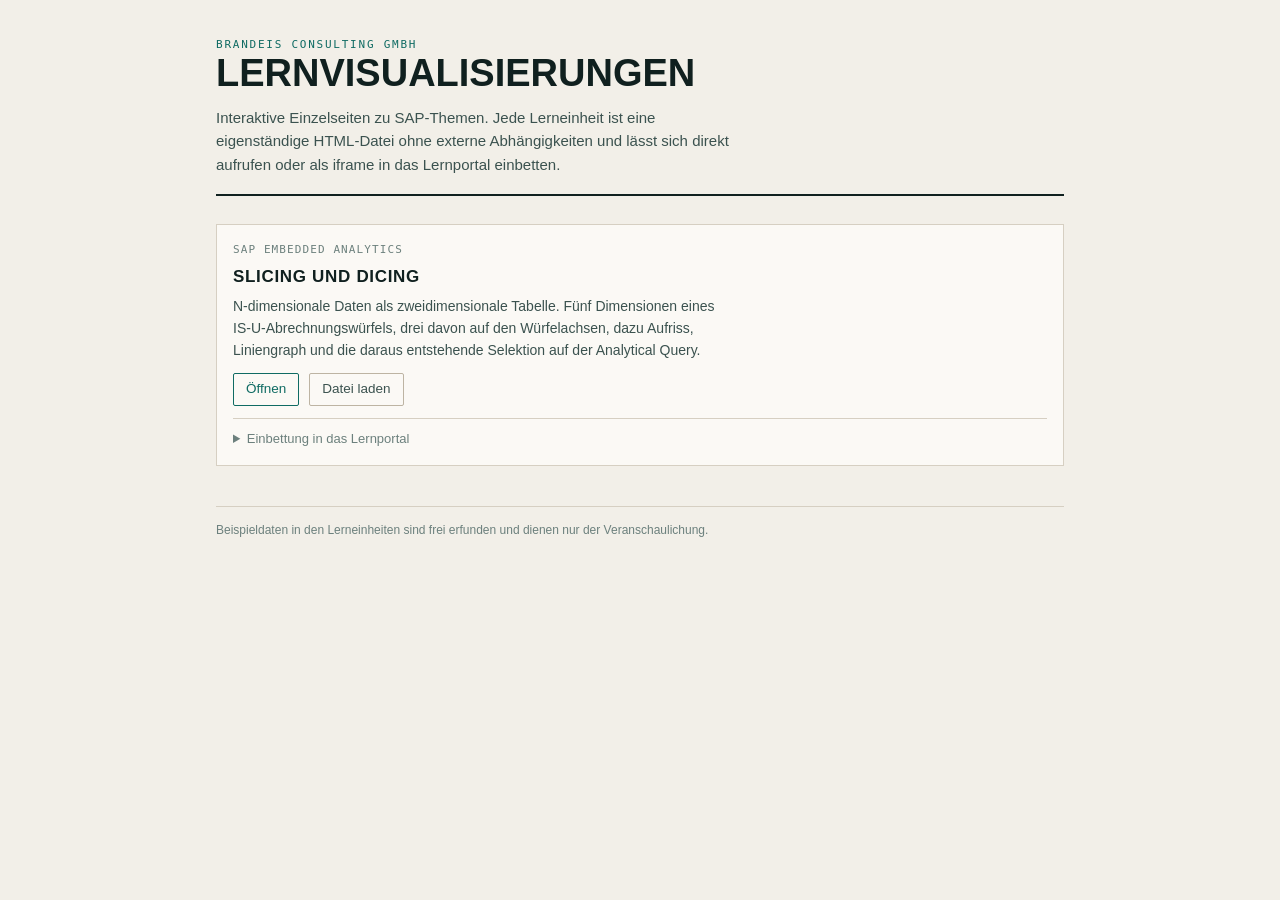
<file: index.html>
<!doctype html>
<html lang="de">
<head>
<meta charset="utf-8">
<meta name="viewport" content="width=device-width, initial-scale=1, viewport-fit=cover">
<title>Lernvisualisierungen — Brandeis Consulting</title>
<meta name="description" content="Interaktive Lerneinheiten zu SAP-Themen, gehostet über GitHub Pages und einbettbar in das Lernportal.">
<link rel="stylesheet" href="assets/base.css">
</head>
<body>
<div class="wrap">

<header class="top">
  <p class="eyebrow">Brandeis Consulting GmbH</p>
  <h1>Lernvisualisierungen</h1>
  <p class="lede">Interaktive Einzelseiten zu SAP-Themen. Jede Lerneinheit ist eine eigenständige HTML-Datei ohne externe Abhängigkeiten und lässt sich direkt aufrufen oder als iframe in das Lernportal einbetten.</p>
</header>

<main class="list">

  <article class="item">
    <p class="meta">SAP Embedded Analytics</p>
    <h2>Slicing und Dicing</h2>
    <p class="desc">N-dimensionale Daten als zweidimensionale Tabelle. Fünf Dimensionen eines IS-U-Abrechnungswürfels, drei davon auf den Würfelachsen, dazu Aufriss, Liniengraph und die daraus entstehende Selektion auf der Analytical Query.</p>
    <div class="actions">
      <a class="btn" href="slicing-dicing/">Öffnen</a>
      <a class="btn plain" href="slicing-dicing/index.html" download>Datei laden</a>
    </div>
    <details>
      <summary>Einbettung in das Lernportal</summary>
<pre>&lt;iframe id="viz-slicing-dicing"
        src="https://BENUTZER.github.io/lernvisualisierungen/slicing-dicing/"
        style="width:100%;border:1px solid #d6cfc2;height:2400px"
        loading="lazy" title="Slicing und Dicing"&gt;&lt;/iframe&gt;
&lt;script&gt;
addEventListener("message", function (e) {
  if (e.origin !== "https://BENUTZER.github.io") return;
  if (e.data &amp;&amp; e.data.type === "brandeis:height") {
    document.getElementById("viz-slicing-dicing").style.height = e.data.height + "px";
  }
});
&lt;/script&gt;</pre>
    </details>
  </article>

</main>

<footer class="foot">
  Beispieldaten in den Lerneinheiten sind frei erfunden und dienen nur der Veranschaulichung.
</footer>

</div>
</body>
</html>
</file>
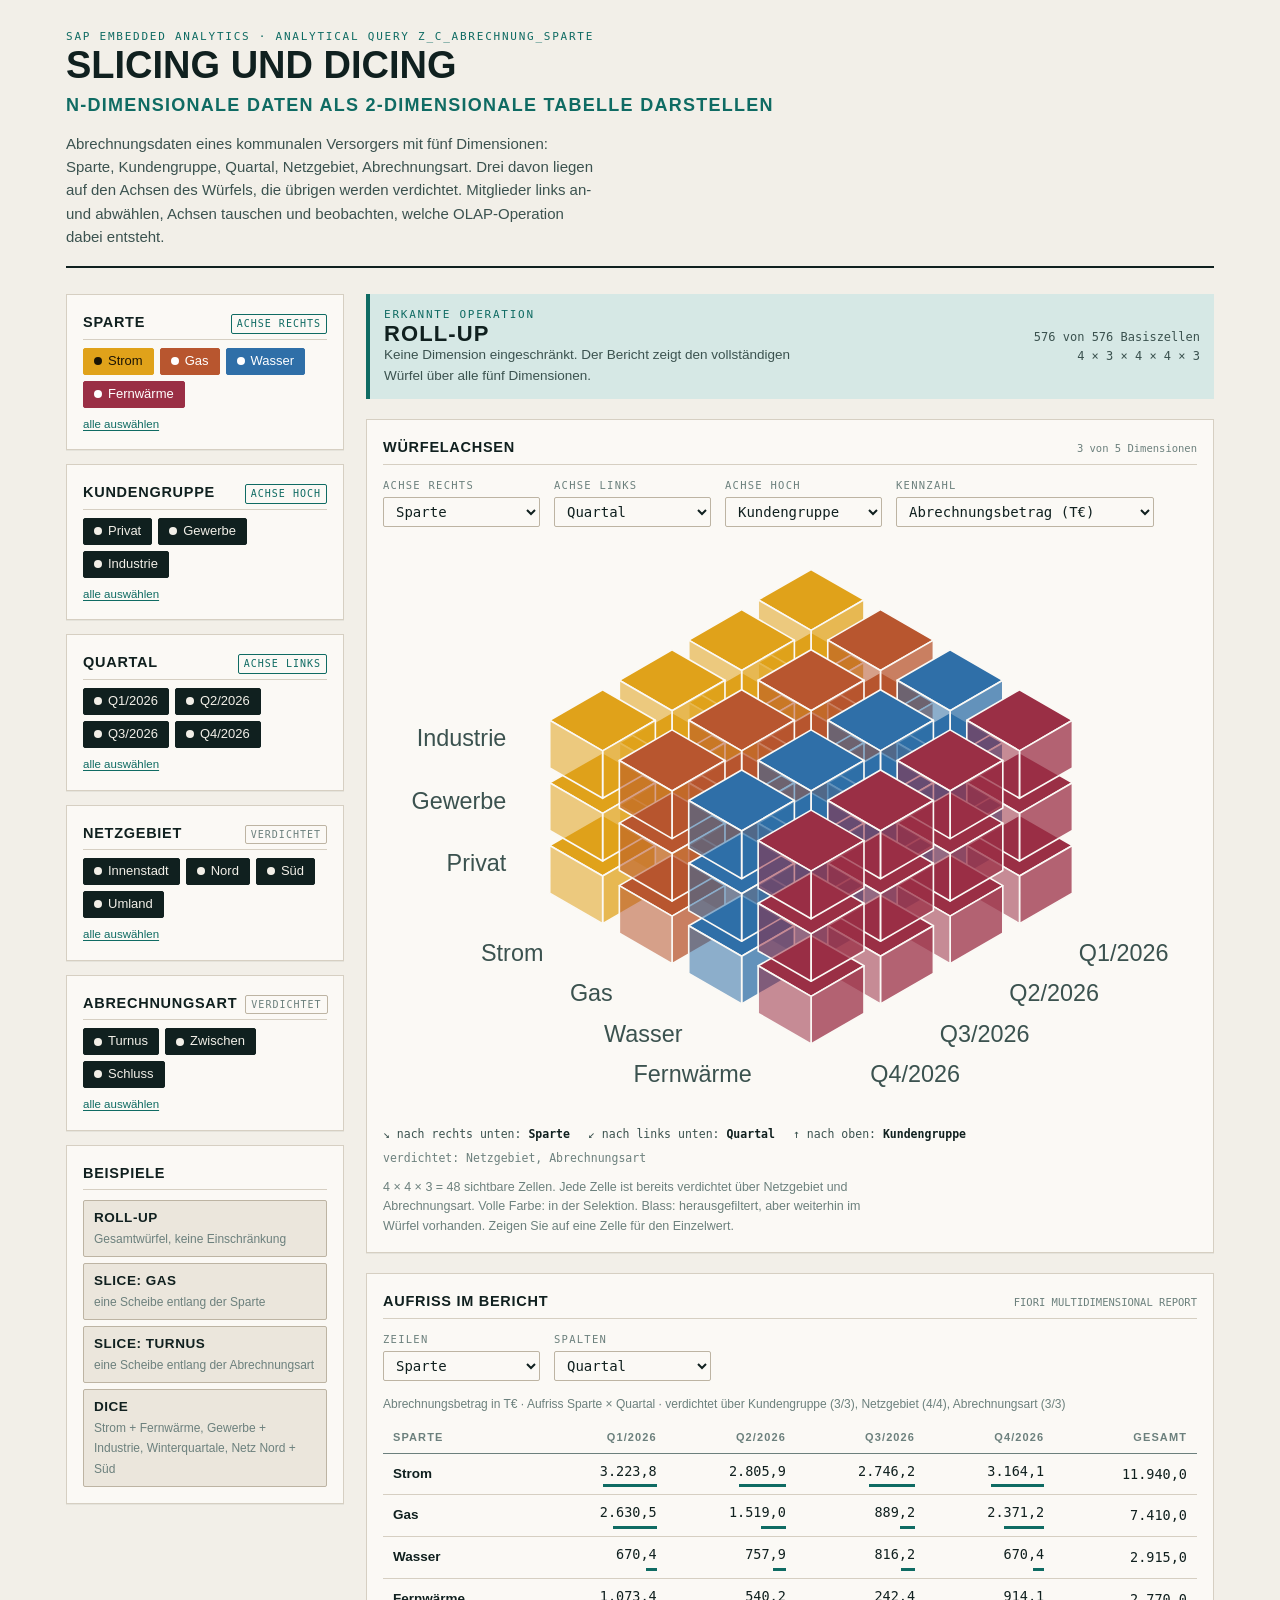
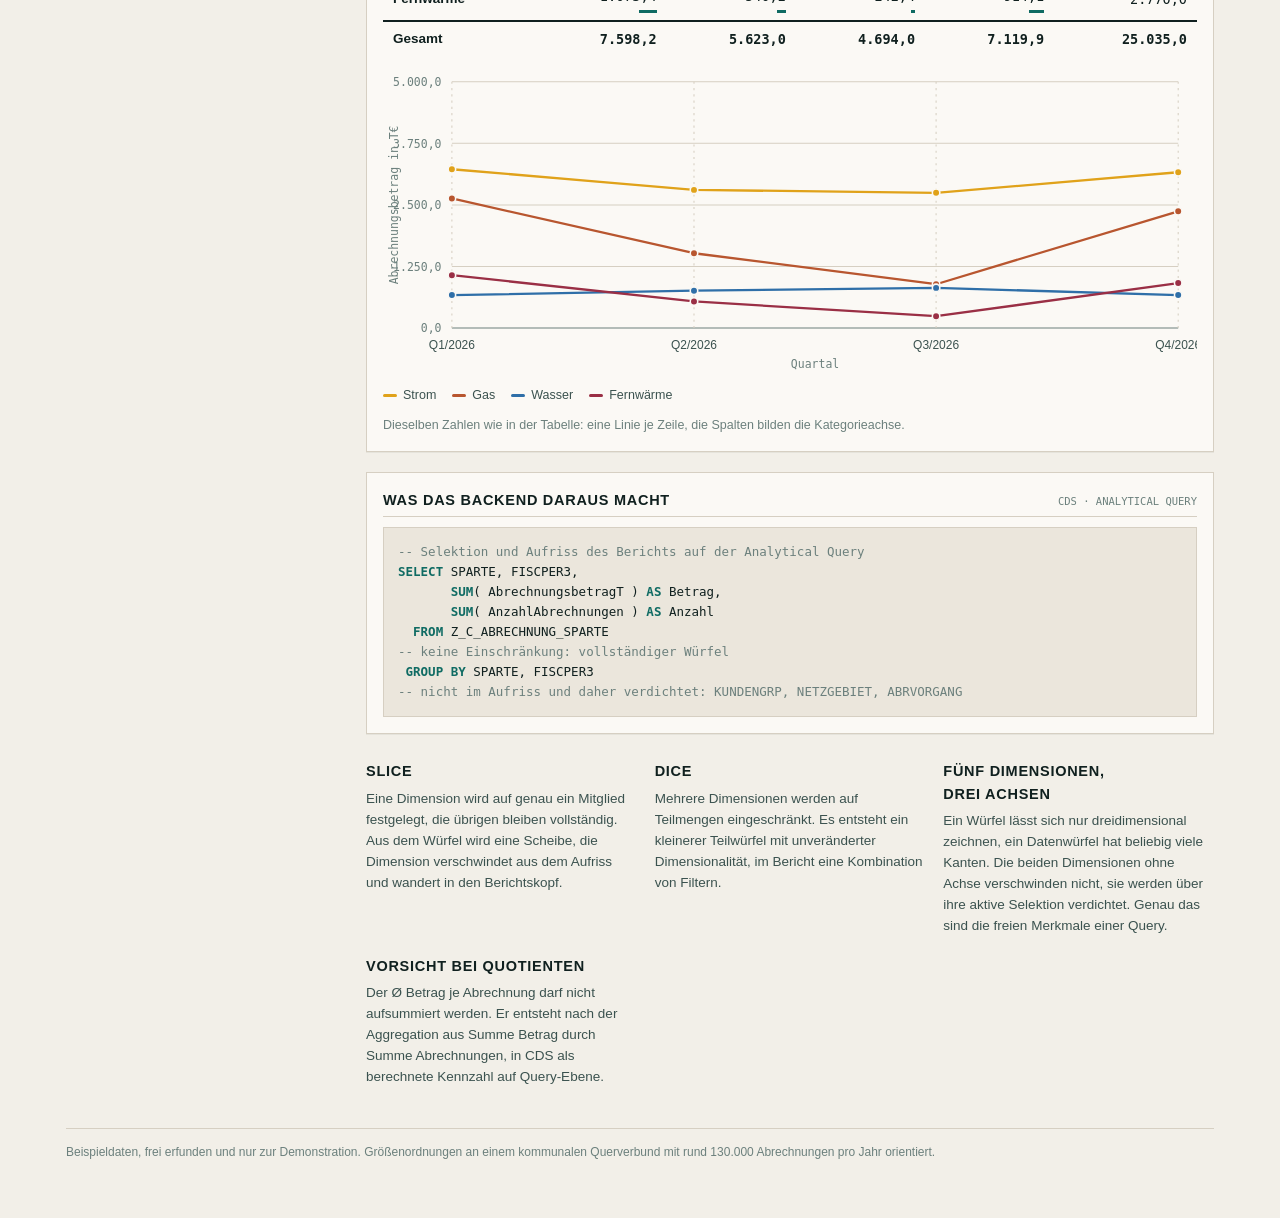
<file: slicing-dicing/index.html>
<!doctype html>
<html lang="de">
<head>
<meta charset="utf-8">
<meta name="viewport" content="width=device-width, initial-scale=1, viewport-fit=cover">
<meta name="robots" content="index,follow">
<meta name="description" content="Interaktive Lerneinheit zu Slicing und Dicing in SAP Embedded Analytics: n-dimensionale Daten als zweidimensionale Tabelle.">
<style>
:root{color-scheme:light dark}
html,body{margin:0}
img{max-width:100%}
[hidden]{display:none!important}
</style>
<title>Slicing und Dicing in SAP Embedded Analytics</title>
<style>
:root{
  --f-sans:Arial,"Helvetica Neue",Helvetica,"Liberation Sans",sans-serif;
  --f-mono:Consolas,"DejaVu Sans Mono","Courier New",monospace;
  --ink:#10201f;
  --ink-2:#3b524f;
  --ink-3:#6c807d;
  --ground:#f2efe8;
  --panel:#fbf9f5;
  --panel-2:#ebe6dc;
  --line:#d6cfc2;
  --line-2:#bdb4a3;
  --accent:#0f6b63;
  --accent-soft:#d6e8e5;
  --strom:#e0a21a;
  --gas:#b8562f;
  --wasser:#2f6fa8;
  --waerme:#9a2f45;
  --p1:#23625c; --p2:#5b7a36; --p3:#a9762b; --p4:#7d4f52;
  --shadow:0 1px 0 rgba(16,32,31,.06);
}
:root:not([data-theme="light"]){
  @media (prefers-color-scheme: dark){
    --ink:#e8e4da; --ink-2:#b3bdba; --ink-3:#7f8f8c;
    --ground:#101917; --panel:#17211f; --panel-2:#1f2b29;
    --line:#2c3a37; --line-2:#3e504c;
    --accent:#4fbdae; --accent-soft:#183833;
    --strom:#f0bb42; --gas:#d97a4e; --wasser:#5b9ed6; --waerme:#cf5a70;
    --p1:#4fbdae; --p2:#9dbb63; --p3:#dfa653; --p4:#c78c8f;
    --shadow:0 1px 0 rgba(0,0,0,.35);
  }
}
:root[data-theme="dark"]{
  --ink:#e8e4da; --ink-2:#b3bdba; --ink-3:#7f8f8c;
  --ground:#101917; --panel:#17211f; --panel-2:#1f2b29;
  --line:#2c3a37; --line-2:#3e504c;
  --accent:#4fbdae; --accent-soft:#183833;
  --strom:#f0bb42; --gas:#d97a4e; --wasser:#5b9ed6; --waerme:#cf5a70;
  --p1:#4fbdae; --p2:#9dbb63; --p3:#dfa653; --p4:#c78c8f;
  --shadow:0 1px 0 rgba(0,0,0,.35);
}

*{box-sizing:border-box}
body{
  background:var(--ground);color:var(--ink);
  font-family:var(--f-sans);
  font-size:15px;line-height:1.55;margin:0;
}
.wrap{max-width:1180px;margin:0 auto;padding-inline:16px;padding-block:28px 56px}

h1,h2,h3{font-family:var(--f-sans);font-weight:700;letter-spacing:0;text-wrap:balance;margin:0}
h1{font-size:clamp(26px,4.4vw,38px);line-height:1.08;text-transform:uppercase}
h3{font-size:14.5px;text-transform:uppercase;letter-spacing:.05em}
p{margin:0}
.subhead{font-family:var(--f-sans);font-size:clamp(15px,2vw,18px);font-weight:700;
  text-transform:uppercase;letter-spacing:.07em;color:var(--accent);margin-top:6px}
.lede{max-width:64ch;color:var(--ink-2);margin-top:12px}
.axlegend{display:flex;flex-wrap:wrap;gap:6px 18px;margin-top:12px;font-family:var(--f-mono);font-size:11.5px;color:var(--ink-2)}
.axlegend span b{font-weight:600;color:var(--ink)}
.axlegend .off{color:var(--ink-3)}
.chartwrap{overflow-x:auto;margin-top:6px}
svg.chart{display:block;width:100%;height:auto;min-width:440px}
.chart .grid{stroke:var(--line);stroke-width:1}
.chart .axis{stroke:var(--ink-3);stroke-width:1}
.chart text{font-family:var(--f-mono);font-size:11px;fill:var(--ink-3)}
.chart text.cat{font-family:var(--f-sans);font-size:11.5px;fill:var(--ink-2)}
.chart .ln{fill:none;stroke-width:2.2;stroke-linejoin:round;stroke-linecap:round}
.chart .pt{stroke:var(--panel);stroke-width:1.5}
.serieslegend{display:flex;flex-wrap:wrap;gap:6px 16px;margin-top:10px;font-size:12.5px;color:var(--ink-2)}
.serieslegend i{display:inline-block;width:14px;height:3px;border-radius:2px;margin-right:6px;vertical-align:middle}
.eyebrow{font-family:var(--f-mono);font-size:11px;letter-spacing:.16em;text-transform:uppercase;color:var(--accent)}

header.top{border-bottom:2px solid var(--ink);padding-bottom:18px;margin-bottom:26px}

.layout{display:grid;grid-template-columns:278px minmax(0,1fr);gap:22px;align-items:start}
@media (max-width:860px){.layout{grid-template-columns:1fr}}

.panel{background:var(--panel);border:1px solid var(--line);padding:16px;box-shadow:var(--shadow)}
.rail{display:flex;flex-direction:column;gap:14px}

.dimblock{display:flex;flex-direction:column;gap:8px}
.dimhead{display:flex;justify-content:space-between;align-items:baseline;gap:8px;border-bottom:1px solid var(--line);padding-bottom:5px}
.dimhead .tech{font-family:var(--f-mono);font-size:10.5px;color:var(--ink-3)}
.role{font-family:var(--f-mono);font-size:10px;letter-spacing:.1em;text-transform:uppercase;
  border:1px solid var(--line-2);color:var(--ink-3);padding:1px 5px;border-radius:2px;white-space:nowrap}
.role.on{border-color:var(--accent);color:var(--accent)}
.chips{display:flex;flex-wrap:wrap;gap:6px}
button{font:inherit;color:inherit;cursor:pointer}
.chip{border:1px solid var(--line-2);background:transparent;color:var(--ink-3);
  padding:4px 10px;border-radius:2px;font-size:13px;line-height:1.3;
  display:inline-flex;align-items:center;gap:6px;transition:background .12s,color .12s,border-color .12s}
.chip .dot{width:8px;height:8px;border-radius:50%;background:currentColor;opacity:.45}
.chip[aria-pressed="true"]{background:var(--ink);border-color:var(--ink);color:var(--ground)}
.chip[aria-pressed="true"] .dot{opacity:1}
.chip:focus-visible,select:focus-visible,.preset:focus-visible,.minilink:focus-visible{outline:2px solid var(--accent);outline-offset:2px}
.chip.s-STROM[aria-pressed="true"]{background:var(--strom);border-color:var(--strom);color:#1a1405}
.chip.s-GAS[aria-pressed="true"]{background:var(--gas);border-color:var(--gas);color:#fff}
.chip.s-WASSER[aria-pressed="true"]{background:var(--wasser);border-color:var(--wasser);color:#fff}
.chip.s-FERNW[aria-pressed="true"]{background:var(--waerme);border-color:var(--waerme);color:#fff}

.minilink{background:none;border:0;padding:0;font-size:11.5px;color:var(--accent);text-decoration:underline;text-underline-offset:2px;align-self:flex-start}

.presets{display:flex;flex-direction:column;gap:6px}
.preset{text-align:left;border:1px solid var(--line-2);background:var(--panel-2);padding:7px 10px;border-radius:2px;font-size:13px}
.preset b{display:block;font-family:var(--f-sans);font-size:13.5px;letter-spacing:.04em;text-transform:uppercase;font-weight:700}
.preset span{color:var(--ink-3);font-size:12px}
.preset:hover{border-color:var(--accent)}

.stage{display:flex;flex-direction:column;gap:20px;min-width:0}

.opbar{display:flex;flex-wrap:wrap;gap:14px;align-items:center;justify-content:space-between;
  border-left:4px solid var(--accent);background:var(--accent-soft);padding:12px 14px}
.opname{font-family:var(--f-sans);font-size:22px;font-weight:700;text-transform:uppercase;letter-spacing:.05em;line-height:1}
.opdesc{color:var(--ink-2);font-size:13.5px;max-width:56ch}
.opcount{font-family:var(--f-mono);font-size:12px;color:var(--ink-2);white-space:nowrap;text-align:right}

.controls{display:flex;flex-wrap:wrap;gap:14px;align-items:flex-end}
label.fld{display:flex;flex-direction:column;gap:4px;font-size:10.5px;letter-spacing:.12em;text-transform:uppercase;color:var(--ink-3);font-family:var(--f-mono)}
select{font:inherit;font-size:14px;background:var(--panel);color:var(--ink);border:1px solid var(--line-2);padding:5px 8px;border-radius:2px}

figure.cube{margin:0;position:relative}
.cubewrap{overflow-x:auto;margin-top:14px}
svg.iso{display:block;width:100%;height:auto;max-width:100%;min-width:500px}
.axis-label{font-family:var(--f-mono);font-size:11px;fill:var(--ink-3);letter-spacing:.08em;text-transform:uppercase}
.tick-label{font-family:var(--f-sans);font-size:11.5px;fill:var(--ink-2)}
.cell{cursor:pointer}
.cell .f{stroke:var(--panel);stroke-width:.8;stroke-linejoin:round}
.cell:focus-visible{outline:2px solid var(--accent)}
figcaption{font-size:12.5px;color:var(--ink-3);margin-top:10px;max-width:74ch}

.tip{position:absolute;pointer-events:none;background:var(--ink);color:var(--ground);
  padding:8px 10px;font-size:12px;line-height:1.5;border-radius:2px;max-width:250px;z-index:5;
  font-family:var(--f-mono)}
.tip b{font-family:var(--f-sans);font-weight:600}

.tablewrap{overflow-x:auto}
table{border-collapse:collapse;width:100%;font-size:13.5px}
caption{text-align:left;font-size:12px;color:var(--ink-3);padding-bottom:8px}
th,td{padding:7px 10px;border-bottom:1px solid var(--line);text-align:right;white-space:nowrap}
th[scope="row"],thead th:first-child{text-align:left}
thead th{font-size:11px;letter-spacing:.1em;text-transform:uppercase;color:var(--ink-3);border-bottom:1px solid var(--ink-3);font-weight:600}
td{font-family:var(--f-mono);font-variant-numeric:tabular-nums}
tbody tr:hover td,tbody tr:hover th{background:var(--panel-2)}
tr.total th,tr.total td{border-top:2px solid var(--ink);border-bottom:0;font-weight:600}
.bar{display:block;height:3px;background:var(--accent);margin-top:3px;margin-left:auto}

pre.code{margin:0;background:var(--panel-2);border:1px solid var(--line);padding:14px;
  font-family:var(--f-mono);font-size:12.5px;line-height:1.6;color:var(--ink);
  overflow-x:auto;white-space:pre}
pre.code .kw{color:var(--accent);font-weight:600}
pre.code .cm{color:var(--ink-3)}

.notes{display:grid;grid-template-columns:repeat(auto-fit,minmax(235px,1fr));gap:18px;margin-top:6px}
.note h3{margin-bottom:6px}
.note p{font-size:13.5px;color:var(--ink-2)}

footer.foot{margin-top:40px;border-top:1px solid var(--line);padding-top:14px;font-size:12px;color:var(--ink-3)}
@media (prefers-reduced-motion:reduce){*{transition:none!important;animation:none!important}}
</style>

</head>
<body>
<div class="wrap">

<header class="top">
  <p class="eyebrow">SAP Embedded Analytics · Analytical Query Z_C_ABRECHNUNG_SPARTE</p>
  <h1>Slicing und Dicing</h1>
  <p class="subhead">N-dimensionale Daten als 2-dimensionale Tabelle darstellen</p>
  <p class="lede">Abrechnungsdaten eines kommunalen Versorgers mit fünf Dimensionen: Sparte, Kundengruppe, Quartal, Netzgebiet, Abrechnungsart. Drei davon liegen auf den Achsen des Würfels, die übrigen werden verdichtet. Mitglieder links an- und abwählen, Achsen tauschen und beobachten, welche OLAP-Operation dabei entsteht.</p>
</header>

<div class="layout">

  <aside class="rail" id="rail"></aside>

  <main class="stage">

    <section class="opbar">
      <div>
        <p class="eyebrow">Erkannte Operation</p>
        <p class="opname" id="op-name">Roll-up</p>
        <p class="opdesc" id="op-desc"></p>
      </div>
      <p class="opcount" id="op-count"></p>
    </section>

    <figure class="cube panel">
      <div class="dimhead"><h3>Würfelachsen</h3><span class="tech">3 von 5 Dimensionen</span></div>
      <div class="controls" style="margin-top:12px">
        <label class="fld">Achse rechts <select id="ax-x"></select></label>
        <label class="fld">Achse links <select id="ax-y"></select></label>
        <label class="fld">Achse hoch <select id="ax-z"></select></label>
        <label class="fld">Kennzahl
          <select id="sel-measure">
            <option value="betrag">Abrechnungsbetrag (T€)</option>
            <option value="anzahl">Anzahl Abrechnungen</option>
            <option value="avg">Ø Betrag je Abrechnung (€)</option>
          </select>
        </label>
      </div>
      <div class="cubewrap"><svg class="iso" id="iso" viewBox="0 0 860 470" role="img" aria-labelledby="iso-title">
        <title id="iso-title">Isometrischer Würfel aus den drei gewählten Dimensionen</title>
      </svg></div>
      <div class="tip" id="tip" hidden></div>
      <div class="axlegend" id="axlegend"></div>
      <figcaption id="cube-caption"></figcaption>
    </figure>

    <section class="panel">
      <div class="dimhead" style="margin-bottom:12px"><h3>Aufriss im Bericht</h3><span class="tech">FIORI MULTIDIMENSIONAL REPORT</span></div>
      <div class="controls" style="margin-bottom:14px">
        <label class="fld">Zeilen <select id="sel-rows"></select></label>
        <label class="fld">Spalten <select id="sel-cols"></select></label>
      </div>
      <div class="tablewrap"><table id="pivot"><caption id="pivot-caption"></caption></table></div>
      <div class="chartwrap"><svg class="chart" id="chart" role="img" aria-labelledby="chart-title">
        <title id="chart-title">Liniengraph derselben Tabelle</title>
      </svg></div>
      <div class="serieslegend" id="chart-legend"></div>
      <p style="font-size:12.5px;color:var(--ink-3);margin-top:10px">Dieselben Zahlen wie in der Tabelle: eine Linie je Zeile, die Spalten bilden die Kategorieachse.</p>
    </section>

    <section class="panel">
      <div class="dimhead" style="margin-bottom:10px"><h3>Was das Backend daraus macht</h3><span class="tech">CDS · ANALYTICAL QUERY</span></div>
      <pre class="code" id="code"></pre>
    </section>

    <section class="notes">
      <div class="note">
        <h3>Slice</h3>
        <p>Eine Dimension wird auf genau ein Mitglied festgelegt, die übrigen bleiben vollständig. Aus dem Würfel wird eine Scheibe, die Dimension verschwindet aus dem Aufriss und wandert in den Berichtskopf.</p>
      </div>
      <div class="note">
        <h3>Dice</h3>
        <p>Mehrere Dimensionen werden auf Teilmengen eingeschränkt. Es entsteht ein kleinerer Teilwürfel mit unveränderter Dimensionalität, im Bericht eine Kombination von Filtern.</p>
      </div>
      <div class="note">
        <h3>Fünf Dimensionen, drei Achsen</h3>
        <p>Ein Würfel lässt sich nur dreidimensional zeichnen, ein Datenwürfel hat beliebig viele Kanten. Die beiden Dimensionen ohne Achse verschwinden nicht, sie werden über ihre aktive Selektion verdichtet. Genau das sind die freien Merkmale einer Query.</p>
      </div>
      <div class="note">
        <h3>Vorsicht bei Quotienten</h3>
        <p>Der Ø Betrag je Abrechnung darf nicht aufsummiert werden. Er entsteht nach der Aggregation aus Summe Betrag durch Summe Abrechnungen, in CDS als berechnete Kennzahl auf Query-Ebene.</p>
      </div>
    </section>

  </main>
</div>

<footer class="foot">
  Beispieldaten, frei erfunden und nur zur Demonstration. Größenordnungen an einem kommunalen Querverbund mit rund 130.000 Abrechnungen pro Jahr orientiert.
</footer>
</div>

<script>
(function(){
"use strict";

const DIMS = {
  sparte:{label:"Sparte", tech:"SPARTE", members:[
    {id:"STROM",label:"Strom",cls:"s-STROM",color:"--strom"},
    {id:"GAS",label:"Gas",cls:"s-GAS",color:"--gas"},
    {id:"WASSER",label:"Wasser",cls:"s-WASSER",color:"--wasser"},
    {id:"FERNW",label:"Fernwärme",cls:"s-FERNW",color:"--waerme"}]},
  kunde:{label:"Kundengruppe", tech:"KUNDENGRP", members:[
    {id:"PRIV",label:"Privat"},{id:"GEW",label:"Gewerbe"},{id:"IND",label:"Industrie"}]},
  quartal:{label:"Quartal", tech:"FISCPER3", members:[
    {id:"Q1",label:"Q1/2026"},{id:"Q2",label:"Q2/2026"},{id:"Q3",label:"Q3/2026"},{id:"Q4",label:"Q4/2026"}]},
  netz:{label:"Netzgebiet", tech:"NETZGEBIET", members:[
    {id:"INN",label:"Innenstadt"},{id:"NORD",label:"Nord"},{id:"SUED",label:"Süd"},{id:"UMLD",label:"Umland"}]},
  abrart:{label:"Abrechnungsart", tech:"ABRVORGANG", members:[
    {id:"TURN",label:"Turnus"},{id:"ZWIS",label:"Zwischen"},{id:"SCHL",label:"Schluss"}]}
};
const DIMKEYS = ["sparte","kunde","quartal","netz","abrart"];
const PAL = ["--p1","--p2","--p3","--p4"];

// --- Faktenbasis ------------------------------------------------------------
const BETRAG = { STROM:[4180,2640,5120], GAS:[3120,1480,2810], WASSER:[1390,620,905], FERNW:[985,540,1245] };
const ANZAHL = { STROM:[52000,4800,420], GAS:[31000,2600,190], WASSER:[28000,1900,140], FERNW:[9800,700,95] };
const SAISON = { STROM:[1.08,0.94,0.92,1.06], GAS:[1.42,0.82,0.48,1.28], WASSER:[0.92,1.04,1.12,0.92], FERNW:[1.55,0.78,0.35,1.32] };
const ABR_Q  = [0.90,0.95,1.00,1.15];
const NETZ   = { PRIV:[0.31,0.28,0.26,0.15], GEW:[0.42,0.24,0.22,0.12], IND:[0.18,0.38,0.29,0.15] };
const ART_B  = [0.80,0.13,0.07];
const ART_A  = [0.72,0.18,0.10];

const FACTS = [];
DIMS.sparte.members.forEach(s=>DIMS.kunde.members.forEach((k,ki)=>DIMS.quartal.members.forEach((q,qi)=>
  DIMS.netz.members.forEach((n,ni)=>DIMS.abrart.members.forEach((r,ri)=>{
    const b = BETRAG[s.id][ki]*SAISON[s.id][qi]/4 * NETZ[k.id][ni] * ART_B[ri];
    const a = ANZAHL[s.id][ki]*ABR_Q[qi]/4 * NETZ[k.id][ni] * ART_A[ri];
    FACTS.push({sparte:s.id,kunde:k.id,quartal:q.id,netz:n.id,abrart:r.id,betrag:b,anzahl:a});
  })))));
const TOTAL_CELLS = FACTS.length;

// --- Zustand ----------------------------------------------------------------
const sel = {};
DIMKEYS.forEach(dk=>sel[dk]=new Set(DIMS[dk].members.map(m=>m.id)));
let measure="betrag";
let ax = {x:"sparte", y:"quartal", z:"kunde"};
let rowDim="sparte", colDim="quartal";

const nf0=new Intl.NumberFormat("de-DE",{maximumFractionDigits:0});
const nf1=new Intl.NumberFormat("de-DE",{minimumFractionDigits:1,maximumFractionDigits:1});
function fmt(v){ if(v===null||!isFinite(v)) return "–"; return measure==="betrag"?nf1.format(v):nf0.format(v); }
const MEAS_LABEL={betrag:"Abrechnungsbetrag in T€",anzahl:"Anzahl Abrechnungen",avg:"Ø Betrag je Abrechnung in €"};

function inSel(f){ return DIMKEYS.every(dk=>sel[dk].has(f[dk])); }
function agg(rows){
  let b=0,a=0;
  for(const f of rows){ b+=f.betrag; a+=f.anzahl; }
  if(measure==="betrag") return b;
  if(measure==="anzahl") return a;
  return a>0 ? b*1000/a : null;
}
function cssVar(n){ return getComputedStyle(document.documentElement).getPropertyValue(n).trim(); }
function memberColor(dk,m){
  return m.color ? cssVar(m.color) : cssVar(PAL[DIMS[dk].members.indexOf(m)%PAL.length]);
}

// --- Rail -------------------------------------------------------------------
function buildRail(){
  const rail=document.getElementById("rail");
  rail.innerHTML="";
  DIMKEYS.forEach(dk=>{
    const d=DIMS[dk];
    const box=document.createElement("div");
    box.className="panel dimblock";
    box.innerHTML='<div class="dimhead"><h3>'+d.label+'</h3><span class="role" data-role="'+dk+'"></span></div>'+
                  '<div class="chips"></div>';
    const chips=box.querySelector(".chips");
    d.members.forEach(m=>{
      const b=document.createElement("button");
      b.type="button"; b.className="chip"+(m.cls?" "+m.cls:"");
      b.innerHTML='<span class="dot"></span>'+m.label;
      b.addEventListener("click",()=>{
        if(sel[dk].has(m.id)){ if(sel[dk].size>1) sel[dk].delete(m.id); } else sel[dk].add(m.id);
        render();
      });
      chips.appendChild(b);
    });
    const all=document.createElement("button");
    all.className="minilink"; all.type="button"; all.textContent="alle auswählen";
    all.addEventListener("click",()=>{ d.members.forEach(m=>sel[dk].add(m.id)); render(); });
    box.appendChild(all);
    rail.appendChild(box);
  });

  const pres=document.createElement("div");
  pres.className="panel presets";
  pres.innerHTML='<div class="dimhead" style="margin-bottom:4px"><h3>Beispiele</h3></div>';
  [["all","Roll-up","Gesamtwürfel, keine Einschränkung"],
   ["slice","Slice: Gas","eine Scheibe entlang der Sparte"],
   ["slice2","Slice: Turnus","eine Scheibe entlang der Abrechnungsart"],
   ["dice","Dice","Strom + Fernwärme, Gewerbe + Industrie, Winterquartale, Netz Nord + Süd"]
  ].forEach(([p,t,s])=>{
    const b=document.createElement("button");
    b.className="preset"; b.type="button"; b.dataset.preset=p;
    b.innerHTML="<b>"+t+"</b><span>"+s+"</span>";
    b.addEventListener("click",()=>applyPreset(p));
    pres.appendChild(b);
  });
  rail.appendChild(pres);
}
function applyPreset(p){
  const all=dk=>DIMS[dk].members.map(m=>m.id);
  DIMKEYS.forEach(dk=>sel[dk]=new Set(all(dk)));
  if(p==="slice") sel.sparte=new Set(["GAS"]);
  if(p==="slice2") sel.abrart=new Set(["TURN"]);
  if(p==="dice"){
    sel.sparte=new Set(["STROM","FERNW"]);
    sel.kunde=new Set(["GEW","IND"]);
    sel.quartal=new Set(["Q1","Q4"]);
    sel.netz=new Set(["NORD","SUED"]);
  }
  render();
}
function syncRail(){
  DIMKEYS.forEach(dk=>{
    const box=document.querySelectorAll("#rail .dimblock")[DIMKEYS.indexOf(dk)];
    [...box.querySelectorAll(".chip")].forEach((b,i)=>b.setAttribute("aria-pressed", sel[dk].has(DIMS[dk].members[i].id)));
    const role=box.querySelector(".role");
    const onAx = Object.keys(ax).find(k=>ax[k]===dk);
    const names={x:"Achse rechts",y:"Achse links",z:"Achse hoch"};
    role.textContent = onAx ? names[onAx] : "verdichtet";
    role.classList.toggle("on", !!onAx);
  });
}

// --- Selects ----------------------------------------------------------------
function fill(selEl,current){
  selEl.innerHTML="";
  DIMKEYS.forEach(dk=>selEl.appendChild(new Option(DIMS[dk].label,dk)));
  selEl.value=current;
}
function buildSelects(){
  const sx=document.getElementById("ax-x"), sy=document.getElementById("ax-y"), sz=document.getElementById("ax-z");
  const axEls={x:sx,y:sy,z:sz};
  Object.keys(axEls).forEach(k=>{
    fill(axEls[k],ax[k]);
    axEls[k].addEventListener("change",()=>{
      const v=axEls[k].value;
      const other=Object.keys(ax).find(o=>o!==k && ax[o]===v);
      if(other) ax[other]=ax[k];           // tauschen statt doppelt belegen
      ax[k]=v;
      Object.keys(axEls).forEach(o=>axEls[o].value=ax[o]);
      render();
    });
  });
  const r=document.getElementById("sel-rows"), c=document.getElementById("sel-cols");
  fill(r,rowDim); fill(c,colDim);
  r.addEventListener("change",()=>{ if(r.value===colDim) colDim=rowDim; rowDim=r.value; c.value=colDim; render(); });
  c.addEventListener("change",()=>{ if(c.value===rowDim) rowDim=colDim; colDim=c.value; r.value=rowDim; render(); });
  document.getElementById("sel-measure").addEventListener("change",e=>{ measure=e.target.value; render(); });
}

// --- Würfel -----------------------------------------------------------------
const SVG="http://www.w3.org/2000/svg";
function drawCube(){
  const svg=document.getElementById("iso");
  while(svg.childNodes.length>1) svg.removeChild(svg.lastChild);

  const MX=DIMS[ax.x].members, MY=DIMS[ax.y].members, MZ=DIMS[ax.z].members;
  const nx=MX.length, ny=MY.length, nz=MZ.length;
  const S=Math.min(46, 560/((nx+ny)*0.866), 250/((nx+ny)*0.5+nz*0.78));
  const KX=S*0.866, KY=S*0.5, KZ=S*0.78, gap=0.12;
  const proj=(a,b,c)=>[(a-b)*KX,(a+b)*KY-c*KZ];
  const poly=pts=>pts.map(p=>p[0].toFixed(1)+","+p[1].toFixed(1)).join(" ");

  const g=document.createElementNS(SVG,"g");
  const txt=(x,y,s,cls,anchor)=>{
    const t=document.createElementNS(SVG,"text");
    t.setAttribute("x",x.toFixed(1)); t.setAttribute("y",y.toFixed(1)); t.setAttribute("class",cls);
    if(anchor) t.setAttribute("text-anchor",anchor);
    t.textContent=s; g.appendChild(t); return t;
  };

  // Achsenbeschriftung, durchweg an den vorderen Kanten
  MX.forEach((m,a)=>{ const p=proj(a+0.5,ny,0); txt(p[0]-12,p[1]+20,m.label,"tick-label","end"); });
  MY.forEach((m,b)=>{ const p=proj(nx,b+0.5,0); txt(p[0]+12,p[1]+20,m.label,"tick-label","start"); });
  MZ.forEach((m,c)=>{ const p=proj(-0.15,ny,c+0.5); txt(p[0]-8,p[1]+4,m.label,"tick-label","end"); });

  // Zellen, von hinten nach vorn
  const cells=[];
  MX.forEach((mx,a)=>MY.forEach((my,b)=>MZ.forEach((mz,c)=>cells.push({mx,my,mz,a,b,c,d:a+b+c}))));
  cells.sort((u,v)=>u.d-v.d);

  cells.forEach(cell=>{
    const {a,b,c}=cell;
    const a0=a+gap,a1=a+1-gap,b0=b+gap,b1=b+1-gap,c0=c+gap,c1=c+1-gap;
    const active = sel[ax.x].has(cell.mx.id) && sel[ax.y].has(cell.my.id) && sel[ax.z].has(cell.mz.id);
    const base = memberColor(ax.x, cell.mx);
    const grp=document.createElementNS(SVG,"g");
    grp.setAttribute("class","cell"); grp.setAttribute("tabindex","0");
    const lbl=cell.mx.label+" · "+cell.my.label+" · "+cell.mz.label;
    grp.setAttribute("aria-label",lbl+(active?" (selektiert)":" (gefiltert)"));
    [[ [proj(a0,b0,c1),proj(a1,b0,c1),proj(a1,b1,c1),proj(a0,b1,c1)], 1.0],
     [ [proj(a1,b0,c0),proj(a1,b1,c0),proj(a1,b1,c1),proj(a1,b0,c1)], 0.74],
     [ [proj(a0,b1,c0),proj(a1,b1,c0),proj(a1,b1,c1),proj(a0,b1,c1)], 0.54]
    ].forEach(([pts,sh])=>{
      const el=document.createElementNS(SVG,"polygon");
      el.setAttribute("points",poly(pts)); el.setAttribute("class","f");
      el.setAttribute("fill",base);
      el.setAttribute("fill-opacity",(active?sh:sh*0.15).toFixed(3));
      grp.appendChild(el);
    });
    const payload=()=>cellInfo(cell,active);
    grp.addEventListener("pointerenter",ev=>{ showTip(payload()); moveTip(ev); });
    grp.addEventListener("pointermove",moveTip);
    grp.addEventListener("pointerleave",hideTip);
    grp.addEventListener("focus",()=>{
      const r=grp.getBoundingClientRect(), w=document.querySelector(".cube").getBoundingClientRect();
      showTip(payload());
      tip.style.left=Math.max(4,r.left-w.left+r.width/2-110)+"px";
      tip.style.top=Math.max(4,r.top-w.top-100)+"px";
    });
    grp.addEventListener("blur",hideTip);
    g.appendChild(grp);
  });

  svg.appendChild(g);
  const bb=g.getBBox();
  svg.setAttribute("viewBox",[bb.x-14,bb.y-14,bb.width+28,bb.height+28].map(v=>v.toFixed(1)).join(" "));

  const free=DIMKEYS.filter(dk=>dk!==ax.x&&dk!==ax.y&&dk!==ax.z);
  document.getElementById("axlegend").innerHTML =
    "<span>↘ nach rechts unten: <b>"+DIMS[ax.x].label+"</b></span>"+
    "<span>↙ nach links unten: <b>"+DIMS[ax.y].label+"</b></span>"+
    "<span>↑ nach oben: <b>"+DIMS[ax.z].label+"</b></span>"+
    "<span class='off'>verdichtet: "+free.map(dk=>DIMS[dk].label).join(", ")+"</span>";
  document.getElementById("cube-caption").textContent =
    nx+" × "+ny+" × "+nz+" = "+(nx*ny*nz)+" sichtbare Zellen. Jede Zelle ist bereits verdichtet über "+
    free.map(dk=>DIMS[dk].label).join(" und ")+
    ". Volle Farbe: in der Selektion. Blass: herausgefiltert, aber weiterhin im Würfel vorhanden. Zeigen Sie auf eine Zelle für den Einzelwert.";
}

function cellInfo(cell,active){
  const free=DIMKEYS.filter(dk=>dk!==ax.x&&dk!==ax.y&&dk!==ax.z);
  const rows=FACTS.filter(f=>f[ax.x]===cell.mx.id&&f[ax.y]===cell.my.id&&f[ax.z]===cell.mz.id
                            && free.every(dk=>sel[dk].has(f[dk])));
  let b=0,a=0; rows.forEach(f=>{b+=f.betrag;a+=f.anzahl;});
  return "<b>"+cell.mx.label+" · "+cell.my.label+" · "+cell.mz.label+"</b><br>"+
    nf1.format(b)+" T€ · "+nf0.format(a)+" Abr.<br>Ø "+nf0.format(a>0?b*1000/a:0)+" € je Abrechnung<br>"+
    "aus "+rows.length+" Basiszellen<br>"+(active?"in der Selektion":"herausgefiltert");
}

const tip=document.getElementById("tip");
function showTip(html){ tip.innerHTML=html; tip.hidden=false; }
function moveTip(ev){
  const w=document.querySelector(".cube").getBoundingClientRect();
  let x=ev.clientX-w.left+14, y=ev.clientY-w.top+14;
  x=Math.min(x,w.width-260);
  tip.style.left=Math.max(4,x)+"px"; tip.style.top=Math.max(4,y)+"px";
}
function hideTip(){ tip.hidden=true; }

// --- Operation --------------------------------------------------------------
function describeOp(){
  const restricted=DIMKEYS.filter(dk=>sel[dk].size<DIMS[dk].members.length);
  const single=restricted.filter(dk=>sel[dk].size===1);
  let name,desc;
  if(restricted.length===0){
    name="Roll-up";
    desc="Keine Dimension eingeschränkt. Der Bericht zeigt den vollständigen Würfel über alle fünf Dimensionen.";
  } else if(restricted.length===1 && single.length===1){
    const dk=restricted[0], m=DIMS[dk].members.find(x=>sel[dk].has(x.id));
    name="Slice";
    desc="Die Dimension "+DIMS[dk].label+" ist auf "+m.label+" fixiert, alle übrigen bleiben vollständig. Der Würfel verliert eine Kante.";
  } else {
    name="Dice";
    desc="Eingeschränkt: "+restricted.map(dk=>DIMS[dk].label+" ("+sel[dk].size+"/"+DIMS[dk].members.length+")").join(", ")+
      ". Es bleibt ein kleinerer Teilwürfel mit unveränderter Dimensionalität.";
  }
  document.getElementById("op-name").textContent=name;
  document.getElementById("op-desc").textContent=desc;
  const n=FACTS.filter(inSel).length;
  document.getElementById("op-count").innerHTML=
    nf0.format(n)+" von "+nf0.format(TOTAL_CELLS)+" Basiszellen<br>"+
    DIMKEYS.map(dk=>sel[dk].size).join(" × ");
}

// --- Pivot ------------------------------------------------------------------
function renderTable(){
  const t=document.getElementById("pivot");
  const free=DIMKEYS.filter(dk=>dk!==rowDim&&dk!==colDim);
  const rowsM=DIMS[rowDim].members.filter(m=>sel[rowDim].has(m.id));
  const colsM=DIMS[colDim].members.filter(m=>sel[colDim].has(m.id));
  const data=FACTS.filter(inSel);

  document.getElementById("pivot-caption").textContent=
    MEAS_LABEL[measure]+" · Aufriss "+DIMS[rowDim].label+" × "+DIMS[colDim].label+
    " · verdichtet über "+free.map(dk=>DIMS[dk].label+" ("+sel[dk].size+"/"+DIMS[dk].members.length+")").join(", ");

  let max=0;
  const grid=rowsM.map(rm=>colsM.map(cm=>{
    const v=agg(data.filter(f=>f[rowDim]===rm.id&&f[colDim]===cm.id));
    if(v!==null&&v>max) max=v;
    return v;
  }));

  let html="<thead><tr><th scope='col'>"+DIMS[rowDim].label+"</th>";
  colsM.forEach(cm=>html+="<th scope='col'>"+cm.label+"</th>");
  html+="<th scope='col'>Gesamt</th></tr></thead><tbody>";
  rowsM.forEach((rm,i)=>{
    html+="<tr><th scope='row'>"+rm.label+"</th>";
    grid[i].forEach(v=>{
      const w=(v!==null&&max>0)?Math.max(2,Math.round(v/max*54)):0;
      html+="<td>"+fmt(v)+"<span class='bar' style='width:"+w+"px'></span></td>";
    });
    html+="<td>"+fmt(agg(data.filter(f=>f[rowDim]===rm.id)))+"</td></tr>";
  });
  html+="</tbody><tfoot><tr class='total'><th scope='row'>Gesamt</th>";
  colsM.forEach(cm=>html+="<td>"+fmt(agg(data.filter(f=>f[colDim]===cm.id)))+"</td>");
  html+="<td>"+fmt(agg(data))+"</td></tr></tfoot>";

  const cap=t.querySelector("caption");
  t.innerHTML=""; t.appendChild(cap); t.insertAdjacentHTML("beforeend",html);
  renderChart(rowsM,colsM,grid);
}

// --- Liniengraph zur Tabelle ------------------------------------------------
function niceMax(v){
  if(!(v>0)) return 1;
  const e=Math.pow(10,Math.floor(Math.log10(v)));
  const f=v/e;
  const s=f<=1?1:f<=1.5?1.5:f<=2?2:f<=2.5?2.5:f<=5?5:f<=7.5?7.5:10;
  return s*e;
}
function renderChart(rowsM,colsM,grid){
  const svg=document.getElementById("chart");
  while(svg.childNodes.length>1) svg.removeChild(svg.lastChild);
  const W=780,H=300,PL=66,PR=18,PT=18,PB=46;
  svg.setAttribute("viewBox","0 0 "+W+" "+H);

  const vals=grid.flat().filter(v=>v!==null&&isFinite(v));
  const top=niceMax(Math.max(0,...vals));
  const iw=W-PL-PR, ih=H-PT-PB;
  const n=colsM.length;
  const xAt=i=> n===1 ? PL+iw/2 : PL + i*iw/(n-1);
  const yAt=v=> PT + ih - (v/top)*ih;

  const g=document.createElementNS(SVG,"g");
  const add=(tag,attrs,text)=>{
    const el=document.createElementNS(SVG,tag);
    for(const k in attrs) el.setAttribute(k,attrs[k]);
    if(text!==undefined) el.textContent=text;
    g.appendChild(el); return el;
  };

  for(let i=0;i<=4;i++){
    const v=top*i/4, y=yAt(v);
    add("line",{x1:PL,y1:y.toFixed(1),x2:W-PR,y2:y.toFixed(1),class:i===0?"axis":"grid"});
    add("text",{x:PL-10,y:(y+4).toFixed(1),"text-anchor":"end"},fmt(v));
  }
  add("text",{x:14,y:PT+ih/2,"text-anchor":"middle",transform:"rotate(-90 14 "+(PT+ih/2)+")"},MEAS_LABEL[measure]);

  colsM.forEach((cm,i)=>{
    const x=xAt(i);
    add("line",{x1:x.toFixed(1),y1:PT,x2:x.toFixed(1),y2:(PT+ih).toFixed(1),class:"grid","stroke-dasharray":"2 4"});
    add("text",{x:x.toFixed(1),y:PT+ih+20,"text-anchor":"middle",class:"cat"},cm.label);
  });
  add("text",{x:(PL+iw/2).toFixed(1),y:H-8,"text-anchor":"middle"},DIMS[colDim].label);

  rowsM.forEach((rm,r)=>{
    const col=memberColor(rowDim,rm);
    const pts=grid[r].map((v,i)=>v===null||!isFinite(v)?null:[xAt(i),yAt(v)]).filter(Boolean);
    if(pts.length>1) add("path",{d:"M"+pts.map(p=>p[0].toFixed(1)+" "+p[1].toFixed(1)).join(" L "),class:"ln",stroke:col});
    pts.forEach(p=>add("circle",{cx:p[0].toFixed(1),cy:p[1].toFixed(1),r:3.6,fill:col,class:"pt"}));
  });

  svg.appendChild(g);
  document.getElementById("chart-legend").innerHTML =
    rowsM.map(rm=>"<span><i style='background:"+memberColor(rowDim,rm)+"'></i>"+rm.label+"</span>").join("");
}

// --- Code -------------------------------------------------------------------
function renderCode(){
  const conds=[];
  DIMKEYS.forEach(dk=>{
    if(sel[dk].size<DIMS[dk].members.length){
      const vals=DIMS[dk].members.filter(m=>sel[dk].has(m.id)).map(m=>"'"+m.id+"'");
      conds.push("  "+DIMS[dk].tech.padEnd(11)+(vals.length===1?" = "+vals[0]:" IN ( "+vals.join(", ")+" )"));
    }
  });
  const free=DIMKEYS.filter(dk=>dk!==rowDim&&dk!==colDim);
  const w=conds.length
    ? "<span class='kw'>WHERE</span>\n"+conds.join("\n  <span class='kw'>AND</span>\n")
    : "<span class='cm'>-- keine Einschränkung: vollständiger Würfel</span>";
  document.getElementById("code").innerHTML=
"<span class='cm'>-- Selektion und Aufriss des Berichts auf der Analytical Query</span>\n"+
"<span class='kw'>SELECT</span> "+DIMS[rowDim].tech+", "+DIMS[colDim].tech+",\n"+
"       <span class='kw'>SUM</span>( AbrechnungsbetragT ) <span class='kw'>AS</span> Betrag,\n"+
"       <span class='kw'>SUM</span>( AnzahlAbrechnungen ) <span class='kw'>AS</span> Anzahl\n"+
"  <span class='kw'>FROM</span> Z_C_ABRECHNUNG_SPARTE\n"+
w+"\n"+
" <span class='kw'>GROUP BY</span> "+DIMS[rowDim].tech+", "+DIMS[colDim].tech+"\n"+
"<span class='cm'>-- nicht im Aufriss und daher verdichtet: "+free.map(dk=>DIMS[dk].tech).join(", ")+"</span>";
}

function render(){ syncRail(); describeOp(); drawCube(); renderTable(); renderCode(); }

buildRail(); buildSelects(); render();
window.matchMedia("(prefers-color-scheme: dark)").addEventListener("change",drawCube);
})();
</script>

<script>
/* Meldet die Inhaltshoehe an die einbettende Seite (iframe ohne Scrollbalken). */
(function(){
  if (window.parent === window) return;
  var last = 0;
  function post(){
    var h = Math.ceil(document.documentElement.getBoundingClientRect().height);
    if (Math.abs(h - last) > 4){
      last = h;
      window.parent.postMessage({ type: "brandeis:height", id: "slicing-dicing", height: h }, "*");
    }
  }
  if (window.ResizeObserver) new ResizeObserver(post).observe(document.documentElement);
  window.addEventListener("load", post);
  window.addEventListener("resize", post);
  setTimeout(post, 300);
})();
</script>
</body>
</html>
</file>
<file: assets/base.css>
/* Gemeinsame Gestaltung der Übersichtsseite.
   Die Lerneinheiten selbst sind bewusst eigenständige Einzeldateien
   und binden dieses Stylesheet nicht ein. */

:root{
  --f-sans:Arial,"Helvetica Neue",Helvetica,"Liberation Sans",sans-serif;
  --f-mono:Consolas,"DejaVu Sans Mono","Courier New",monospace;
  --ink:#10201f;
  --ink-2:#3b524f;
  --ink-3:#6c807d;
  --ground:#f2efe8;
  --panel:#fbf9f5;
  --panel-2:#ebe6dc;
  --line:#d6cfc2;
  --line-2:#bdb4a3;
  --accent:#0f6b63;
  color-scheme:light dark;
}
@media (prefers-color-scheme: dark){
  :root:not([data-theme="light"]){
    --ink:#e8e4da; --ink-2:#b3bdba; --ink-3:#7f8f8c;
    --ground:#101917; --panel:#17211f; --panel-2:#1f2b29;
    --line:#2c3a37; --line-2:#3e504c; --accent:#4fbdae;
  }
}
:root[data-theme="dark"]{
  --ink:#e8e4da; --ink-2:#b3bdba; --ink-3:#7f8f8c;
  --ground:#101917; --panel:#17211f; --panel-2:#1f2b29;
  --line:#2c3a37; --line-2:#3e504c; --accent:#4fbdae;
}

*{box-sizing:border-box}
html,body{margin:0}
body{
  background:var(--ground);color:var(--ink);
  font-family:var(--f-sans);font-size:15px;line-height:1.55;
}
.wrap{max-width:880px;margin:0 auto;padding-inline:16px;padding-block:36px 64px}

h1{font-size:clamp(26px,4.4vw,38px);line-height:1.08;text-transform:uppercase;font-weight:700;margin:0}
h2{font-size:17px;text-transform:uppercase;letter-spacing:.04em;font-weight:700;margin:0}
p{margin:0}
a{color:var(--accent)}

.eyebrow{font-family:var(--f-mono);font-size:11px;letter-spacing:.16em;text-transform:uppercase;color:var(--accent)}
header.top{border-bottom:2px solid var(--ink);padding-bottom:18px;margin-bottom:28px}
.lede{max-width:62ch;color:var(--ink-2);margin-top:12px}

.list{display:flex;flex-direction:column;gap:14px}
.item{background:var(--panel);border:1px solid var(--line);padding:16px}
.item .meta{font-family:var(--f-mono);font-size:11px;letter-spacing:.1em;text-transform:uppercase;color:var(--ink-3);margin-bottom:6px}
.item p.desc{color:var(--ink-2);font-size:14px;margin-top:6px;max-width:64ch}
.item .actions{display:flex;flex-wrap:wrap;gap:10px;align-items:center;margin-top:12px}
.btn{display:inline-block;border:1px solid var(--accent);color:var(--accent);
  padding:5px 12px;border-radius:2px;text-decoration:none;font-size:13.5px}
.btn:hover{background:var(--accent);color:var(--ground)}
.btn.plain{border-color:var(--line-2);color:var(--ink-2)}

details{margin-top:12px;border-top:1px solid var(--line);padding-top:10px}
summary{cursor:pointer;font-size:13px;color:var(--ink-3)}
pre{margin:10px 0 0;background:var(--panel-2);border:1px solid var(--line);
  padding:12px;font-family:var(--f-mono);font-size:12px;line-height:1.55;
  overflow-x:auto;white-space:pre;color:var(--ink)}

footer.foot{margin-top:40px;border-top:1px solid var(--line);padding-top:14px;font-size:12px;color:var(--ink-3)}
</file>
